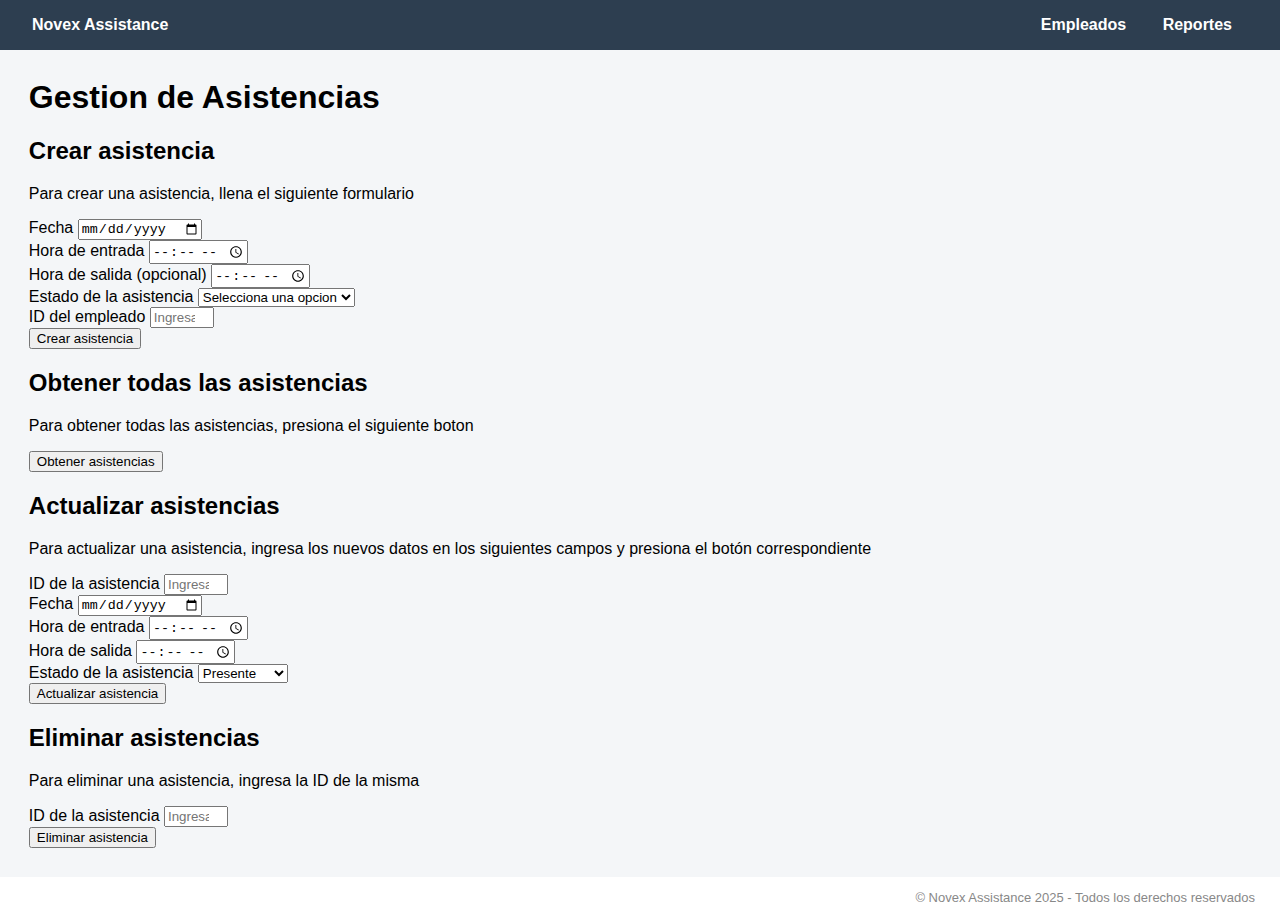
<file: app/asistencias.html>
<!DOCTYPE html>
<html lang="es">

<head>
    <meta charset="UTF-8">
    <meta name="viewport" content="width=device-width, initial-scale=1.0">
    <title>Reportes de Asistencias</title>
    <!-- <link rel="stylesheet" href="../css/index.css"> -->
    <link rel="stylesheet" href="../css/reportes.css">
    <link rel="stylesheet" href="../css/asistencias.css">
</head>

<body>
    <nav class="navbar">
        <div class="logo">
            <a href="./"><strong>Novex Assistance</strong></a>
        </div>
        <div class="links">
            <a href="../app/empleados.html">Empleados</a>
            <a href="../app/reportes.html">Reportes</a>
        </div>
    </nav>
    <main class="main-content">
        <h1 class="title">Gestion de Asistencias</h1>
        <div class="crear-asistencia">
            <h2>Crear asistencia</h2>
            <p>Para crear una asistencia, llena el siguiente formulario</p>
            <form id="create-attendance">
                <div class="form-labels">
                    <label for="date">Fecha</label>
                    <input type="date" id="date" name="date" required placeholder="Ingresa la fecha">
                </div>
                <div class="form-labels">
                    <label for="entryTime">Hora de entrada</label>
                    <input type="time" id="entryTime" name="entryTime"
                        placeholder="Ingresa la hora de entrada">
                </div>
                <div class="form-labels">
                    <label for="exitTime">Hora de salida (opcional)</label>
                    <input type="time" id="exitTime" name="exitTime" placeholder="Ingresa la hora de salida">
                </div>
                <div class="form-labels">
                    <label for="status">Estado de la asistencia</label>
                    <select name="status" id="status">
                        <option value="">Selecciona una opcion</option>
                        <option value="PRESENT">Presente</option>
                        <option value="ABSENT">Ausente</option>
                        <option value="LATE">Tarde</option>
                        <option value="DAY_OFF">Dia libre</option>
                        <option value="VACATIONS">Vacaciones</option>
                        <option value="PERMIT">Permiso</option>
                    </select>
                </div>
                <div class="form-labels">
                    <label for="employeeId">ID del empleado</label>
                    <input type="number" id="employeeId" name="employeeId" min="1" max="999" required
                        placeholder="Ingresa la ID del empleado">
                </div>
                <button type="submit" class="submit-button">Crear asistencia</button>
            </form>
        </div>
        <div class="obtener-asistencias">
            <h2>Obtener todas las asistencias</h2>
            <p>Para obtener todas las asistencias, presiona el siguiente boton</p>
            <button class="submit-button" id="get-attendances-btn">
                Obtener asistencias
            </button>
            <table id="attendanceTable">
                <!-- Aqui se mostraran las asistencias desde asistencias.js -->
            </table>
        </div>
        <div class="actualizar-asistencias">
            <h2>Actualizar asistencias</h2>
            <p>Para actualizar una asistencia, ingresa los nuevos datos en los siguientes campos y presiona el botón
                correspondiente </p>
            <form id="update-attendance">
                <div class="form-labels">
                    <label for="update-id">ID de la asistencia</label>
                    <input type="number" id="update-id" name="update-id" min="1" max="999" required
                        placeholder="Ingresa la ID de la asistencia">
                </div>
                <div class="form-labels">
                    <label for="update-date">Fecha</label>
                    <input type="date" id="update-date" name="update-date" placeholder="Ingresa la fecha">
                </div>
                <div class="form-labels">
                    <label for="update-entrytime">Hora de entrada</label>
                    <input type="time" id="update-entrytime" name="update-entrytime"
                        placeholder="Ingresa la hora de entrada">
                </div>
                <div class="form-labels">
                    <label for="update-exittime">Hora de salida</label>
                    <input type="time" id="update-exittime" name="update-exittime"
                        placeholder="Ingresa la hora de salida">
                </div>
                <div class="form-labels">
                    <label for="update-status">Estado de la asistencia</label>
                    <select name="update-status" id="update-status">
                        <option value="PRESENT">Presente</option>
                        <option value="ABSENT">Ausente</option>
                        <option value="LATE">Tarde</option>
                        <option value="DAY_OFF">Dia libre</option>
                        <option value="VACATIONS">Vacaciones</option>
                        <option value="PERMIT">Permiso</option>
                    </select>
                </div>
                <button type="submit" class="submit-button">
                    Actualizar asistencia
                </button>
            </form>
        </div>
        <div class="eliminar-asistencias">
            <h2>Eliminar asistencias</h2>
            <p>Para eliminar una asistencia, ingresa la ID de la misma</p>
            <form class="delete-attendance">
                <div class="form-labels">
                    <label for="delete-id">ID de la asistencia</label>
                    <input type="number" id="delete-id" name="delete-id" min="1" max="999" required placeholder="Ingresa la ID de la asistencia">
                </div>
                <button type="submit" class="submit-button">
                    Eliminar asistencia
                </button>
            </form>
        </div>
    </main>
    <script src="../js/asistencias.js"></script>
    <footer>
        <p>&copy; Novex Assistance 2025 - Todos los derechos reservados</p>
    </footer>
</body>
</file>
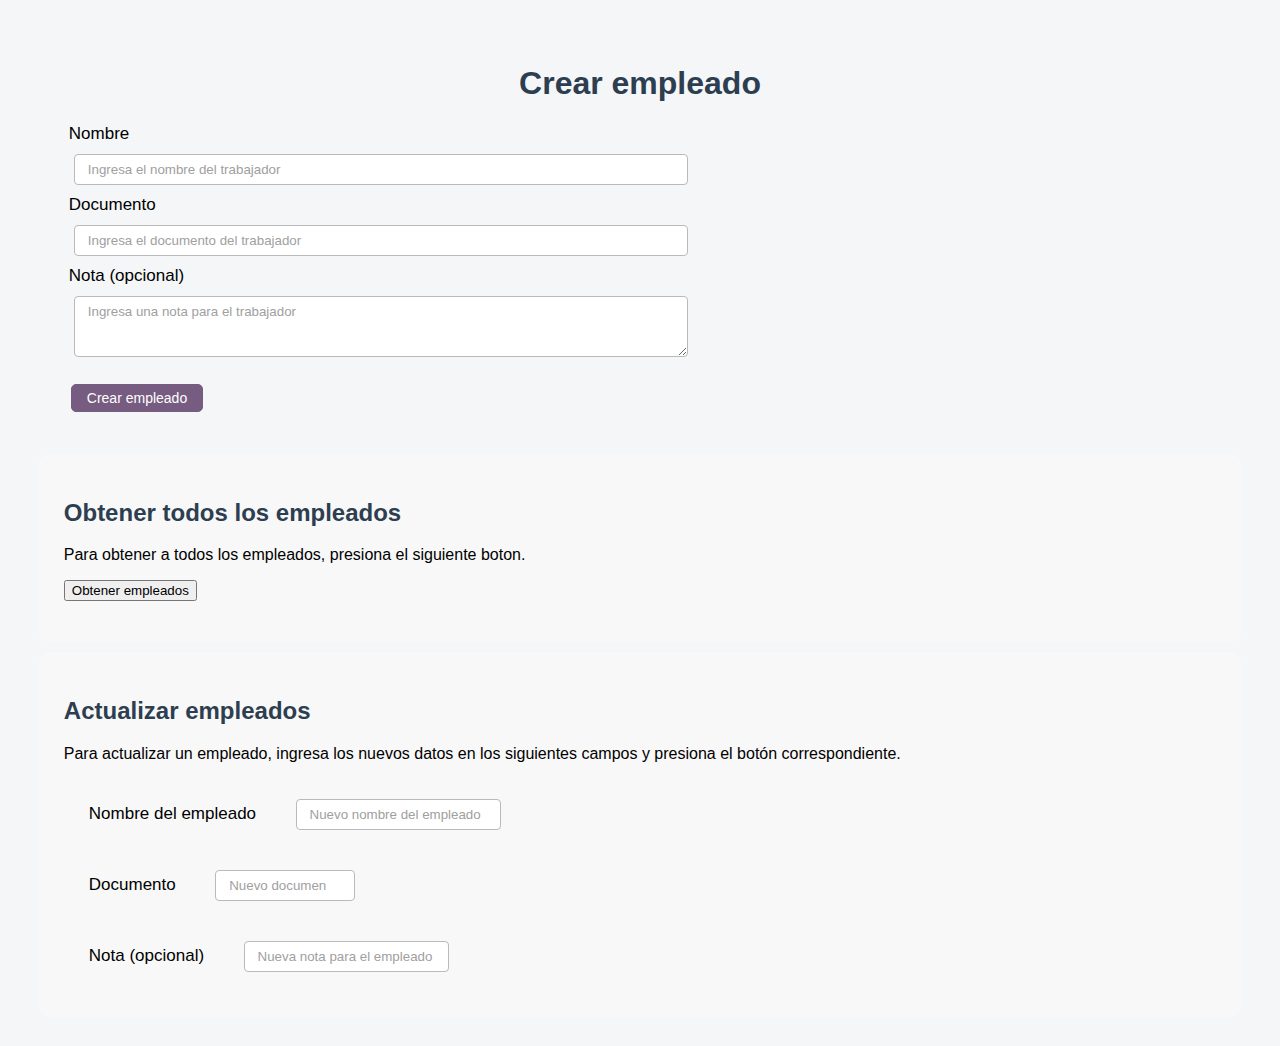
<file: app/empleados.html>
<!DOCTYPE html>
<html lang="es-CO">

<head>
    <meta charset="UTF-8">
    <meta name="viewport" content="width=device-width, initial-scale=1.0">
    <title>Empleados</title>
    <link rel="stylesheet" href="../css/empleados.css">
</head>

<body>
    <main>
        <form action="" id="create-employee">
            <h1>Crear empleado</h1>
            <div class="label-name">
                <label for="name" class="name">Nombre</label>
                <input type="text" name="name" id="name" placeholder="Ingresa el nombre del trabajador" required>
            </div>
            <div class="label-document">
                <label for="document" class="document">Documento</label>
                <input type="number" name="document" id="document" placeholder="Ingresa el documento del trabajador"
                    min="1" max="9999999999" required>
            </div>
            <div class="label-note">
                <label for="note" class="note">Nota (opcional)</label>
                <textarea name="note" id="note" placeholder="Ingresa una nota para el trabajador" rows="3"></textarea>
            </div>
            <button type="submit" class="submit-button">Crear empleado</button>
        </form>

        <div class="obtener-empleados">
            <h2>Obtener todos los empleados</h2>
            <p>Para obtener a todos los empleados, presiona el siguiente boton.</p>
            <button class="get-employees-button" onclick="obtenerEmpleados()">
                Obtener empleados
            </button>
            <table id="employeeTable">
                <!-- Aqui se mostrarán los empleados desde el empleado.js -->
            </table>
        </div>
        <script src="../js/empleados.js"></script>

        <div class="actualizar-empleados">
            <h2>Actualizar empleados</h2>
            <p>Para actualizar un empleado, ingresa los nuevos datos en los siguientes campos y presiona el botón correspondiente.</p>
            <div class="form-labels">
                <label for="update-name">Nombre del empleado</label>
                <input type="text" name="update-name" id="update-name" placeholder="Nuevo nombre del empleado">
            </div>
            <div class="form-labels">
                <label for="update-document">Documento</label>
                <input type="number" name="update-document" id="update-document" placeholder="Nuevo documento" min="1" max="9999999999">
            </div>
            <div class="form-labels">
                <label for="update-note">Nota (opcional)</label>
                <input type="text" name="update-note" id="update-note" placeholder="Nueva nota para el empleado">
            </div>
        </div>
    </main>

</body>

</html>
</file>
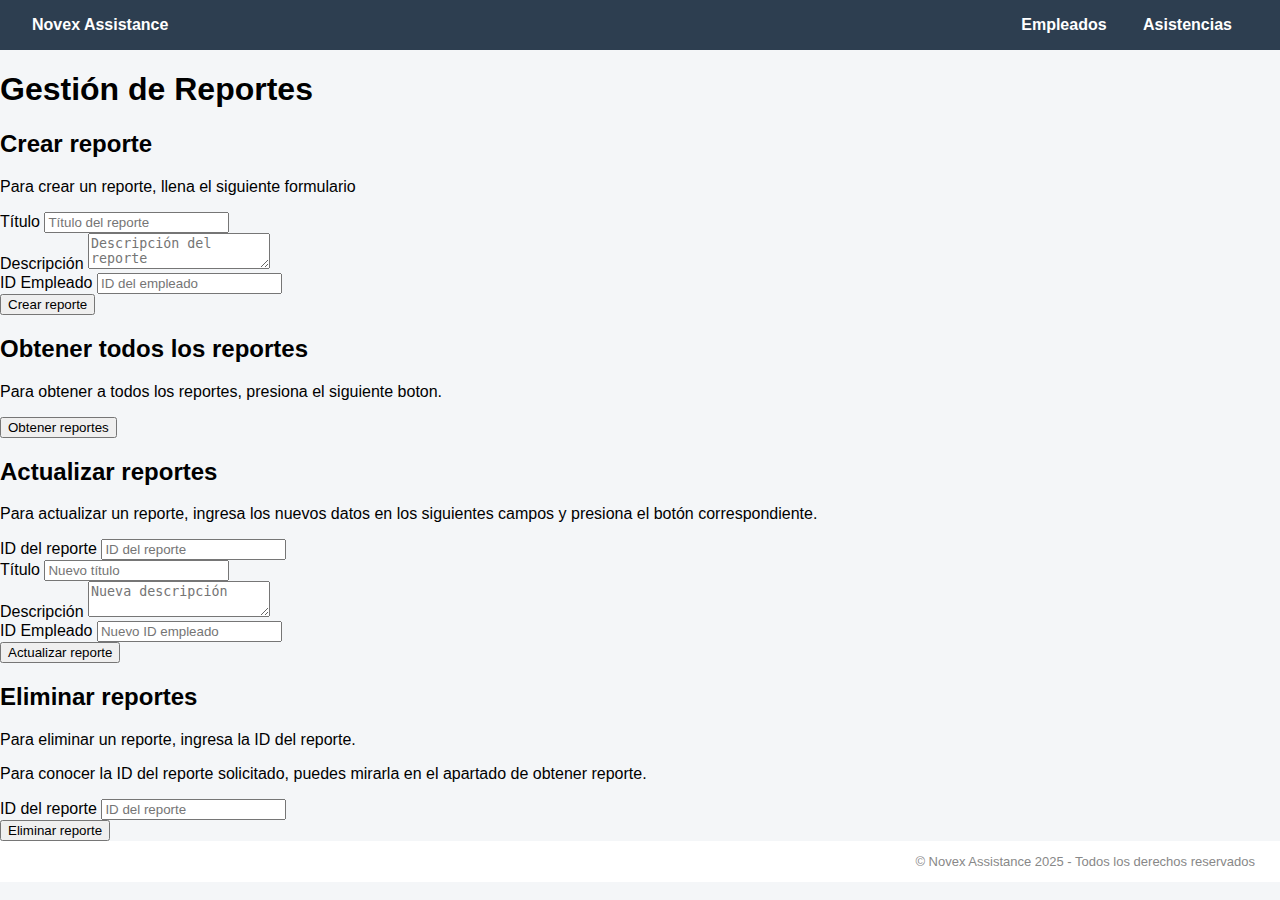
<file: app/reportes.html>
<!DOCTYPE html>
<html lang="es">

<head>
    <meta charset="UTF-8">
    <meta name="viewport" content="width=device-width, initial-scale=1.0">
    <title>Reportes de Asistencias</title>
    <!-- <link rel="stylesheet" href="../css/index.css"> -->
    <link rel="stylesheet" href="../css/reportes.css">
</head>

<body>
    <nav class="navbar">
        <div class="logo">
            <a href="./"><strong>Novex Assistance</strong></a>
        </div>
        <div class="links">
            <a href="../app/empleados.html">Empleados</a>
            <a href="../app/asistencias.html">Asistencias</a>
        </div>
    </nav>
    <main class="main-content">
        <h1 class="title">Gestión de Reportes</h1>
        <div class="crear-reporte">
            <h2>Crear reporte</h2>
            <p>Para crear un reporte, llena el siguiente formulario</p>
            <form id="create-report">
                <div class="form-labels">
                    <label for="title">Título</label>
                    <input type="text" id="title" name="title" required placeholder="Título del reporte">
                </div>
                <div class="form-labels">
                    <label for="description">Descripción</label>
                    <textarea id="description" name="description" required
                        placeholder="Descripción del reporte"></textarea>
                </div>
                <div class="form-labels">
                    <label for="employeeId">ID Empleado</label>
                    <input type="number" id="employeeId" name="employeeId" required min="1"
                        placeholder="ID del empleado">
                </div>
                <button type="submit" class="submit-button">Crear reporte</button>
            </form>
        </div>

        <div class="obtener-reportes">
            <h2>Obtener todos los reportes</h2>
            <p>Para obtener a todos los reportes, presiona el siguiente boton.</p>
            <button class="submit-button" id="get-reports-btn">
                Obtener reportes
            </button>
            <table id="reportTable">
                <!-- Aqui se mostrarán los reportes desde el reportes.js -->
            </table>
        </div>

        <div class="actualizar-reportes">
            <h2>Actualizar reportes</h2>
            <p>Para actualizar un reporte, ingresa los nuevos datos en los siguientes campos y presiona el botón
                correspondiente.</p>
            <form id="update-report-form">
                <div class="form-labels">
                    <label for="update-id">ID del reporte</label>
                    <input type="number" id="update-id" name="update-id" required min="1" placeholder="ID del reporte">
                </div>
                <div class="form-labels">
                    <label for="update-title">Título</label>
                    <input type="text" id="update-title" name="update-title" placeholder="Nuevo título">
                </div>
                <div class="form-labels">
                    <label for="update-description">Descripción</label>
                    <textarea id="update-description" name="update-description"
                        placeholder="Nueva descripción"></textarea>
                </div>
                <div class="form-labels">
                    <label for="update-employeeId">ID Empleado</label>
                    <input type="number" id="update-employeeId" name="update-employeeId" min="1"
                        placeholder="Nuevo ID empleado">
                </div>
                <button type="submit" class="submit-button">Actualizar reporte</button>
            </form>
        </div>

        <div class="eliminar-reportes">
            <h2>Eliminar reportes</h2>
            <p>Para eliminar un reporte, ingresa la ID del reporte.</p>
            <p>Para conocer la ID del reporte solicitado, puedes mirarla en el apartado de obtener reporte.</p>
            <form id="delete-report-form">
                <div class="form-labels">
                    <label for="delete-id">ID del reporte</label>
                    <input type="number" id="delete-id" name="delete-id" required min="1" placeholder="ID del reporte">
                </div>
                <button type="submit" class="submit-button">Eliminar reporte</button>
            </form>
        </div>
    </main>
    <script src="../js/reportes.js"></script>
    <footer>
        <p>&copy; Novex Assistance 2025 - Todos los derechos reservados</p>
    </footer>
</body>

</html>
</file>
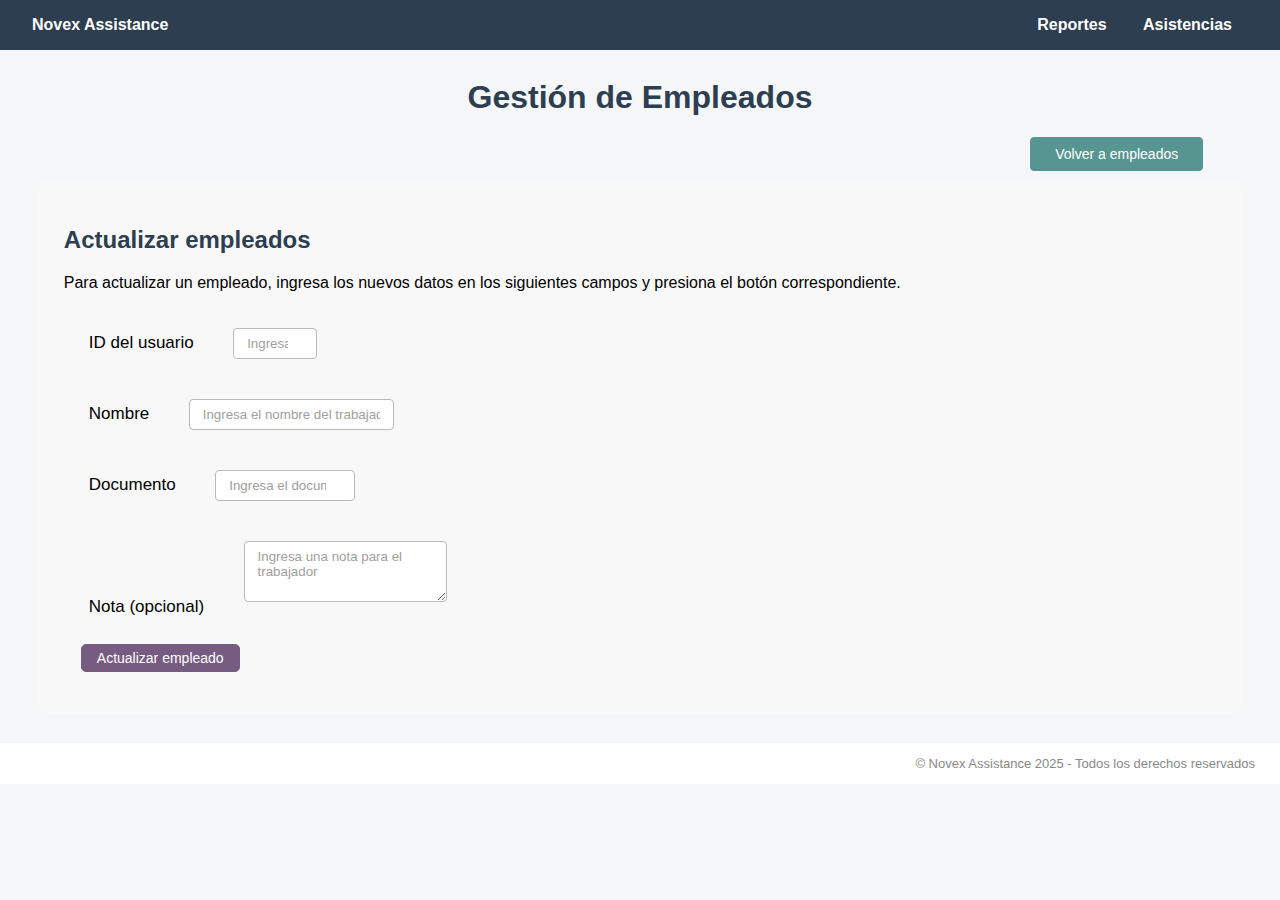
<file: app/empleados/editar-empleado.html>
<!DOCTYPE html>
<html lang="es-CO">

<head>
    <meta charset="UTF-8">
    <meta name="viewport" content="width=device-width, initial-scale=1.0">
    <title>Gestor de Empleados</title>
    <link rel="stylesheet" href="../../css/empleados.css">
</head>

<body>
    <nav class="navbar">
        <div class="logo">
            <a href="../../"><strong>Novex Assistance</strong></a>
            <!-- <strong>Novex Assistance</strong> -->
        </div>
        <div class="links">
            <a href="../reportes/reportes.html">Reportes</a>
            <a href="../../app/asistencias.html">Asistencias</a>
        </div>
    </nav>
    <main>
        <h1 class="title">Gestión de Empleados</h1>
        <div class="return-items" onclick="window.location.href='./empleados.html'">
            <button class="return-btn">
                Volver a empleados
            </button>
        </div>

        <div class="actualizar-empleados">
            <h2>Actualizar empleados</h2>
            <p>Para actualizar un empleado, ingresa los nuevos datos en los siguientes campos y presiona el botón
                correspondiente.</p>
            <form id="update-employee-form">
                <div class="form-labels">
                    <label for="update-id" class="id">ID del usuario</label>
                    <input type="number" name="update-id" id="update-id" placeholder="Ingresa la ID del trabajador"
                        min="1" max="999" required>
                </div>
                <div class="form-labels">
                    <label for="update-name" class="name">Nombre</label>
                    <input type="text" name="update-name" id="update-name"
                        placeholder="Ingresa el nombre del trabajador">
                </div>
                <div class="form-labels">
                    <label for="update-document" class="document">Documento</label>
                    <input type="number" name="update-document" id="update-document"
                        placeholder="Ingresa el documento del trabajador" min="1" max="9999999999">
                </div>
                <div class="form-labels">
                    <label for="update-note" class="note">Nota (opcional)</label>
                    <textarea name="update-note" id="update-note" placeholder="Ingresa una nota para el trabajador"
                        rows="3"></textarea>
                </div>
                <button type="submit" class="submit-button" onclick="actualizarEmpleado()">Actualizar empleado</button>
            </form>
        </div>

    </main>
    <script src="../../js/empleados.js"></script>
    <script src="../../js/editar-empleados.js"></script>
    <footer>
        <p>&copy; Novex Assistance 2025 - Todos los derechos reservados</p>
    </footer>
</body>

</html>
</file>
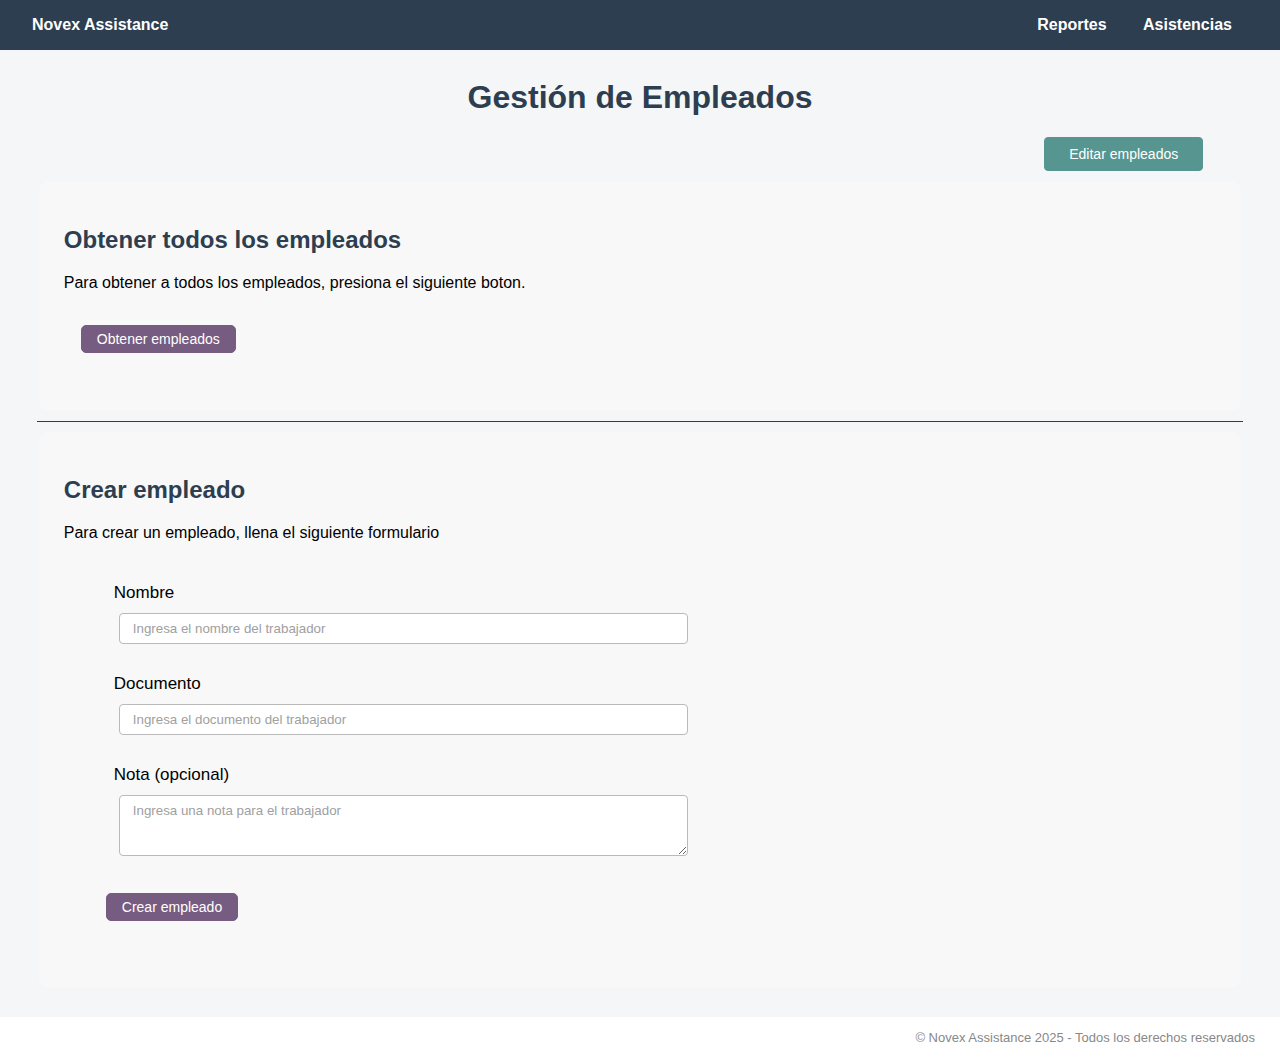
<file: app/empleados/empleados.html>
<!DOCTYPE html>
<html lang="es-CO">

<head>
    <meta charset="UTF-8">
    <meta name="viewport" content="width=device-width, initial-scale=1.0">
    <title>Gestor de Empleados</title>
    <link rel="stylesheet" href="../../css/empleados.css">
</head>

<body>
    <nav class="navbar">
        <div class="logo">
            <a href="../"><strong>Novex Assistance</strong></a>
            <!-- <strong>Novex Assistance</strong> -->
        </div>
        <div class="links">
            <a href="../reportes.html">Reportes</a>
            <a href="../asistencias.html">Asistencias</a>
        </div>
    </nav>
    <main>
        <h1 class="title">Gestión de Empleados</h1>
        <div class="return-items" onclick="window.location.href='./editar-empleado.html'">
            <button class="return-btn">
                Editar empleados
            </button>
        </div>
        <div class="obtener-empleados">
            <h2>Obtener todos los empleados</h2>
            <p>Para obtener a todos los empleados, presiona el siguiente boton.</p>
            <button class="submit-button" onclick="obtenerEmpleados()">
                Obtener empleados
            </button>
            <table id="employeeTable">
                <!-- Aqui se mostrarán los empleados desde el empleado.js -->
            </table>
        </div>
        <hr>
        <div class="crear-empleado">
            <h2>Crear empleado</h2>
            <p>Para crear un empleado, llena el siguiente formulario</p>
            <form action="" id="create-employee">
                <div class="form-labels">
                    <label for="name" class="name">Nombre</label>
                    <input type="text" name="name" id="name" placeholder="Ingresa el nombre del trabajador" required>
                </div>
                <div class="form-labels">
                    <label for="document" class="document">Documento</label>
                    <input type="number" name="document" id="document" placeholder="Ingresa el documento del trabajador"
                        min="1" max="9999999999" required>
                </div>
                <div class="form-labels">
                    <label for="note" class="note">Nota (opcional)</label>
                    <textarea name="note" id="note" placeholder="Ingresa una nota para el trabajador"
                        rows="3"></textarea>
                </div>
                <button type="submit" class="submit-button">Crear empleado</button>
            </form>
        </div>

        <!-- <div class="eliminar-empleados">
            <h2>Eliminar empleados</h2>
            <p>Para eliminar un empleado, ingresa la ID del empleado.</p>
            <p>Para conocer la ID del empleado solicitado, puedes mirarla en el apartado de obtener empleado.</p>
            <form id="delete-employee-form">
                <div class="form-labels">
                    <label for="delete-id" class="id">ID del usuario</label>
                    <input type="number" name="delete-id" id="delete-id" placeholder="Ingresa la ID del trabajador"
                        min="1" max="999" required>
                </div>
            </form>
            <button class="submit-button" onclick="eliminarEmpleado()">
                Eliminar empleado
            </button>
        </div> -->
    </main>
    <script src="../../js/empleados.js"></script>
    <footer>
        <p>&copy; Novex Assistance 2025 - Todos los derechos reservados</p>
    </footer>
</body>

</html>
</file>
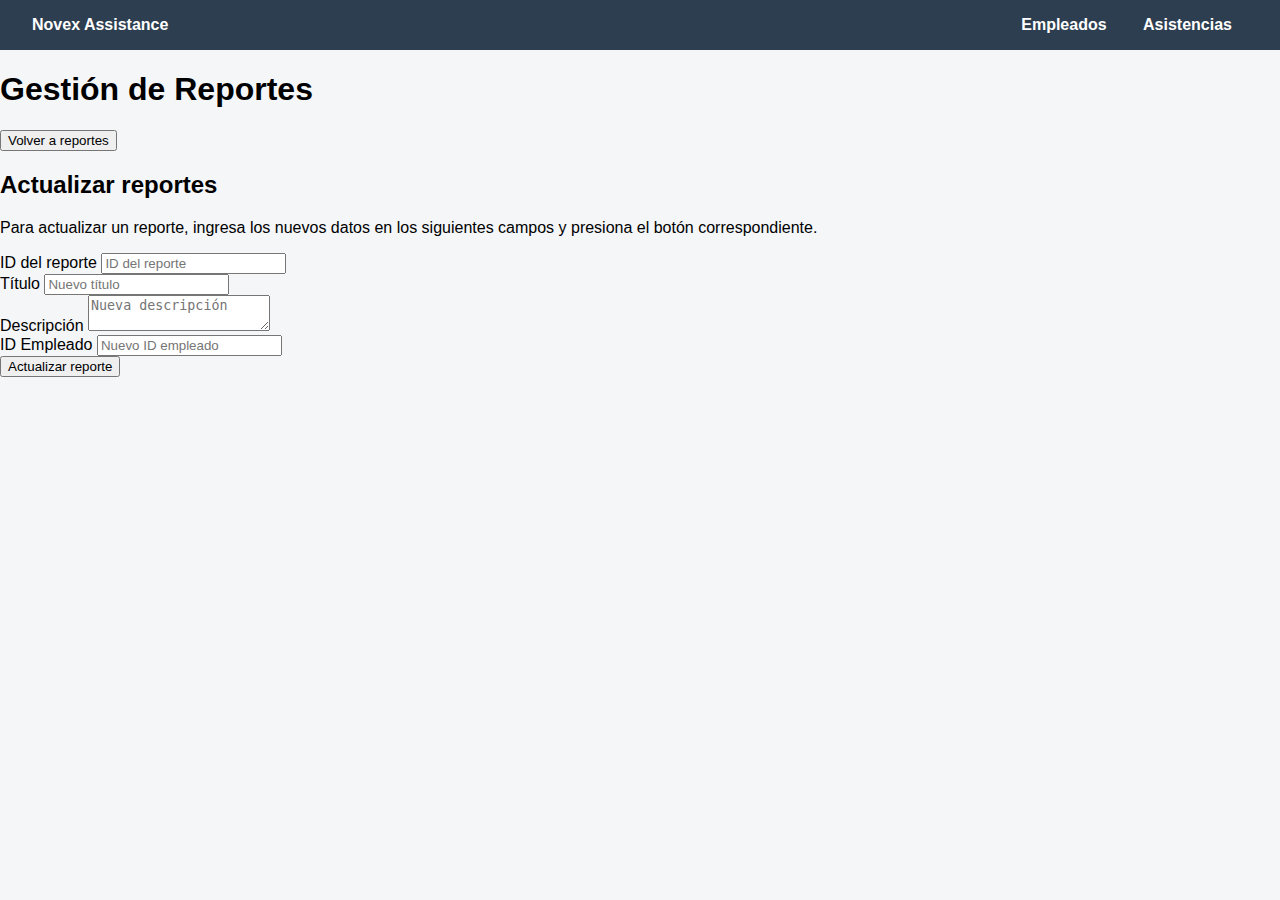
<file: app/reportes/editar-reporte.html>
<!DOCTYPE html>
<html lang="es">
<head>
    <meta charset="UTF-8">
    <meta name="viewport" content="width=device-width, initial-scale=1.0">
    <title>Editar Reportes</title>
    <link rel="stylesheet" href="../../css/reportes.css">
</head>
<body>
    <nav class="navbar">
        <div class="logo">
            <a href="../../"><strong>Novex Assistance</strong></a>
        </div>
        <div class="links">
            <a href="../empleados/empleados.html">Empleados</a>
            <a href="../app/asistencias.html">Asistencias</a>
        </div>
    </nav>
    <main class="main-content">
        <h1 class="title">Gestión de Reportes</h1>
        <div class="return-items" onclick="window.location.href='./reportes.html'">
            <button class="return-btn">
                Volver a reportes
            </button>
        </div>
        <div class="actualizar-reportes">
            <h2>Actualizar reportes</h2>
            <p>Para actualizar un reporte, ingresa los nuevos datos en los siguientes campos y presiona el botón
                correspondiente.</p>
            <form id="update-report-form">
                <div class="form-labels">
                    <label for="update-id">ID del reporte</label>
                    <input type="number" id="update-id" name="update-id" required min="1" placeholder="ID del reporte">
                </div>
                <div class="form-labels">
                    <label for="update-title">Título</label>
                    <input type="text" id="update-title" name="update-title" placeholder="Nuevo título">
                </div>
                <div class="form-labels">
                    <label for="update-description">Descripción</label>
                    <textarea id="update-description" name="update-description"
                        placeholder="Nueva descripción"></textarea>
                </div>
                <div class="form-labels">
                    <label for="update-employeeId">ID Empleado</label>
                    <input type="number" id="update-employeeId" name="update-employeeId" min="1"
                        placeholder="Nuevo ID empleado">
                </div>
                <button type="submit" class="submit-button">Actualizar reporte</button>
            </form>
        </div>
    </main>
    <script src="../../js/reportes.js"></script>
</body>
</html>
</file>
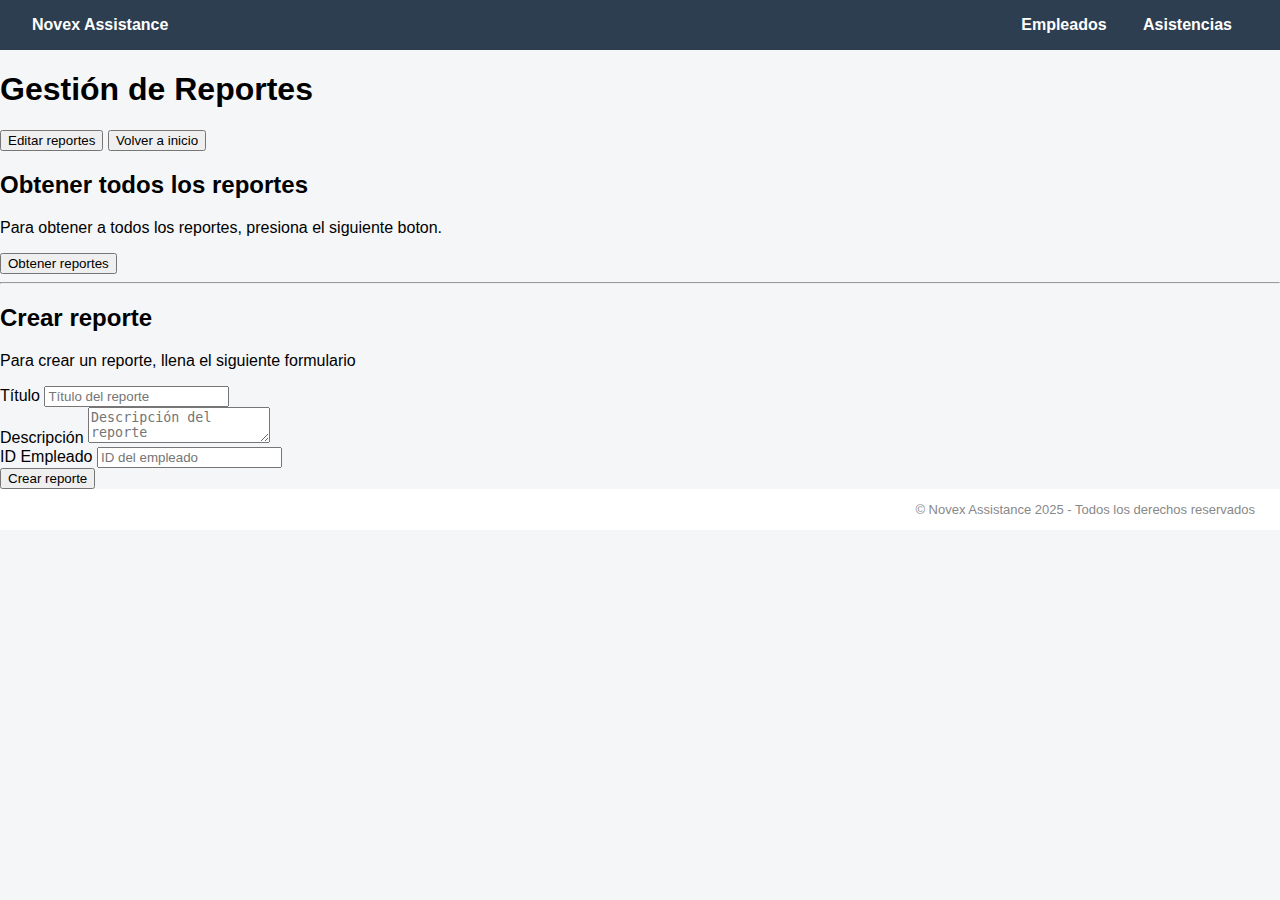
<file: app/reportes/reportes.html>
<!DOCTYPE html>
<html lang="es">

<head>
    <meta charset="UTF-8">
    <meta name="viewport" content="width=device-width, initial-scale=1.0">
    <title>Reportes de Asistencias</title>
    <!-- <link rel="stylesheet" href="../css/index.css"> -->
    <link rel="stylesheet" href="../../css/reportes.css">
</head>

<body>
    <nav class="navbar">
        <div class="logo">
            <a href="../../"><strong>Novex Assistance</strong></a>
        </div>
        <div class="links">
            <a href="../empleados/empleados.html">Empleados</a>
            <a href="../app/asistencias.html">Asistencias</a>
        </div>
    </nav>
    <main class="main-content">
        <h1 class="title">Gestión de Reportes</h1>
        <div class="return-items">
            <button class="return-btn" onclick="window.location.href='./editar-reporte.html'">
                Editar reportes
            </button>
            <button class="home-btn" onclick="window.location.href='../../'">
                Volver a inicio
            </button>
        </div>
        <div class="obtener-reportes">
            <h2>Obtener todos los reportes</h2>
            <p>Para obtener a todos los reportes, presiona el siguiente boton.</p>
            <button class="submit-button" id="get-reports-btn">
                Obtener reportes
            </button>
            <table id="reportTable">
                <!-- Aqui se mostrarán los reportes desde el reportes.js -->
            </table>
        </div>
        <hr>
        <div class="crear-reporte">
            <h2>Crear reporte</h2>
            <p>Para crear un reporte, llena el siguiente formulario</p>
            <form id="create-report">
                <div class="form-labels">
                    <label for="title">Título</label>
                    <input type="text" id="title" name="title" required placeholder="Título del reporte">
                </div>
                <div class="form-labels">
                    <label for="description">Descripción</label>
                    <textarea id="description" name="description" required
                        placeholder="Descripción del reporte"></textarea>
                </div>
                <div class="form-labels">
                    <label for="employeeId">ID Empleado</label>
                    <input type="number" id="employeeId" name="employeeId" required min="1"
                        placeholder="ID del empleado">
                </div>
                <button type="submit" class="submit-button">Crear reporte</button>
            </form>
        </div>

        <!-- <div class="actualizar-reportes">
            <h2>Actualizar reportes</h2>
            <p>Para actualizar un reporte, ingresa los nuevos datos en los siguientes campos y presiona el botón
                correspondiente.</p>
            <form id="update-report-form">
                <div class="form-labels">
                    <label for="update-id">ID del reporte</label>
                    <input type="number" id="update-id" name="update-id" required min="1" placeholder="ID del reporte">
                </div>
                <div class="form-labels">
                    <label for="update-title">Título</label>
                    <input type="text" id="update-title" name="update-title" placeholder="Nuevo título">
                </div>
                <div class="form-labels">
                    <label for="update-description">Descripción</label>
                    <textarea id="update-description" name="update-description"
                        placeholder="Nueva descripción"></textarea>
                </div>
                <div class="form-labels">
                    <label for="update-employeeId">ID Empleado</label>
                    <input type="number" id="update-employeeId" name="update-employeeId" min="1"
                        placeholder="Nuevo ID empleado">
                </div>
                <button type="submit" class="submit-button">Actualizar reporte</button>
            </form>
        </div> -->

        <!-- <div class="eliminar-reportes">
            <h2>Eliminar reportes</h2>
            <p>Para eliminar un reporte, ingresa la ID del reporte.</p>
            <p>Para conocer la ID del reporte solicitado, puedes mirarla en el apartado de obtener reporte.</p>
            <form id="delete-report-form">
                <div class="form-labels">
                    <label for="delete-id">ID del reporte</label>
                    <input type="number" id="delete-id" name="delete-id" required min="1" placeholder="ID del reporte">
                </div>
                <button type="submit" class="submit-button">Eliminar reporte</button>
            </form>
        </div> -->
    </main>
    <script src="../../js/reportes.js"></script>
    <footer>
        <p>&copy; Novex Assistance 2025 - Todos los derechos reservados</p>
    </footer>
</body>

</html>
</file>
<file: css/index.css>
body {
  font-family: 'Segoe UI', sans-serif;
  background-color: #f5f5f5;
  margin: 0;
  color: #333;
}

.encabezado {
  background-color: #0d6efd;
  color: #fff;
  text-align: center;
  padding: 3rem 1rem;
}

.titulo-principal {
  font-size: 1.5rem;
  margin: 0;
}

.subtitulo {
  font-size: 1.2rem;
  margin-top: 0.5rem;
}

.barra-navegacion {
  background-color: #212529;
}

.menu {
  display: flex;
  justify-content: center;
  list-style: none;
  margin: 0;
  padding: 0.5rem;
}

.menu li {
  margin: 0 1rem;
}

.enlace {
  color: #f8f9fa;
  text-decoration: none;
  transition: color 0.3s;
}

.enlace:hover {
  color: #0d6efd;
}

.activo {
  color: #0d6efd;
}

.contenido-principal {
  display: flex;
  flex-wrap: wrap;
  margin: 2rem;
}

.barra-lateral {
  flex: 1 1 30%;
  padding: 1rem;
}

.seccion {
  flex: 1 1 65%;
  padding: 1rem;
}

.seccion-titulo {
  font-size: 1.8rem;
  margin-bottom: 1rem;
}

.imagen-falsa {
  height: 200px;
  background-color: #adb5bd;
  color: white;
  display: flex;
  align-items: center;
  justify-content: center;
  border-radius: 4px;
  margin: 1rem 0;
}

.pie-pagina {
  background-color: #212529;
  color: #dee2e6;
  text-align: center;
  padding: 1.5rem;
  margin-top: 3rem;
}
</file>
<file: css/reportes.css>
body {
  margin: 0;
  font-family: Arial, sans-serif;
  background: #f4f6f8;
}

.logo a {
  text-decoration: none;
  color: white;
}

.navbar {
  background: #2d3e50;
  color: #fff;
  padding: 1rem 2rem;
  display: flex;
  align-items: center;
  justify-content: space-between;
}
.navbar .links a {
  color: #fff;
  text-decoration: none;
  margin: 0 1rem;
  font-weight: bold;
  transition: color 0.2s;
}
.navbar .links a:hover {
  color: #ffd700;
}

.container {
  display: flex;
  min-height: 90vh;
}

footer {
  display: flex;
  justify-content: flex-end;
  padding-right: 25px;
  font-size: 13px;
  font-weight: 200;
  background-color: #fff;
  color: #888;
}
</file>
<file: css/asistencias.css>
body {
  margin: 0;
  font-family: Arial, sans-serif;
  background: #f4f6f8;
}

.logo a {
  text-decoration: none;
  color: white;
}

.navbar {
  background: #2d3e50;
  color: #fff;
  padding: 1rem 2rem;
  display: flex;
  align-items: center;
  justify-content: space-between;
}
.navbar .links a {
  color: #fff;
  text-decoration: none;
  margin: 0 1rem;
  font-weight: bold;
  transition: color 0.2s;
}
.navbar .links a:hover {
  color: #ffd700;
}

.container {
  display: flex;
  min-height: 90vh;
}

main {
  margin: 1.8rem;
}

div {
  display: block;
}

/* Estados de asistencia (tabla interactiva)*/

.status-present {
   background-color: rgba(0, 128, 0, 0.459);
}

.status-absent {
    background-color: rgba(255, 0, 0, 0.425);
}

.status-late {
    background-color: rgba(255, 255, 0, 0.452);
}

.status-off {
    background-color: rgba(255, 174, 0, 0.438);
}

.status-vacations {
    background-color: rgba(128, 0, 128, 0.418);
}

.status-permit {
    background-color: pink;
}
</file>
<file: css/empleados.css>
* {
  font-family: Arial, Helvetica, sans-serif;
}

body {
  margin: 0;
  font-family: Arial, sans-serif;
  background: #f4f6f8;
}

.logo a {
  text-decoration: none;
  color: white;
}

.navbar {
  background: #2d3e50;
  color: #fff;
  padding: 1rem 2rem;
  display: flex;
  align-items: center;
  justify-content: space-between;
}
.navbar .links a {
  color: #fff;
  text-decoration: none;
  margin: 0 1rem;
  font-weight: bold;
  transition: color 0.2s;
}
.navbar .links a:hover {
  color: #ffd700;
}

main {
  margin: 1.8rem;
}

/* Formulario */
#create-employee {
  display: block;
  margin: 10px;
  padding: 15px;
  justify-content: center;
  align-items: center;
  /* background-color: #f8f8f8; */
  border-radius: 10px;
}

#create-employee h1 {
  display: flex;
  justify-content: center;
  font-weight: 700;
}

.crear-empleado {
  display: block;
  margin: 10px;
  padding: 25px;
  justify-content: center;
  align-items: center;
  background-color: #f8f8f8;
  border-radius: 10px;
}

input,
textarea {
  border: 1px solid rgb(187, 186, 186);
  border-radius: 4px;
  margin: 10px 20px;
  padding: 7px 13px;
  color: #000;
}

input::placeholder,
textarea::placeholder {
  color: rgb(160, 160, 160);
  font-weight: 500;
}

div {
  display: block;
}

h1 {
  display: flex;
  justify-content: center;
  font-weight: bold;
  color: #2d3e50;
}

h2 {
  display: flex;
  justify-content: flex-start;
  font-weight: bold;
  color: #2d3e50;
}

.return-items {
  display: flex;
  justify-content: flex-end;
  margin-right: 3rem;
}

.return-btn {
  display: flex;
  justify-content: flex-end;
  background: #579690;
  border: 1px solid #579690;
  border-radius: 4px;
  color: white;
  padding: 0.5rem 1.5rem;
  font-size: 14px;
  font-weight: 500;
}

.return-btn:hover {
  cursor: pointer;
  background-color: #3da89e;
  border: 1px solid #3da89e;
  transition: all 0.5s ease;
}

#name {
  display: flex;
  flex: 1;
  width: 50%;
}

#document {
  display: flex;
  flex: 1;
  width: 50%;
}

#note {
  display: flex;
  flex: 1;
  width: 50%;
}

label {
  margin: 5px;
  padding: 10px;
  font-size: 17px;
}

.form-labels {
  display: block;
  padding: 10px;
}

.submit-button {
  border: 1px solid #775c81;
  border-radius: 5px;
  background-color: #775c81;
  color: white;
  padding: 5px 15px;
  margin: 17px;
  justify-content: center;
  font-size: 14px;
  font-weight: 500;
}

.submit-button:hover {
  cursor: pointer;
  background-color: #775c81b4;
  transition: all 0.5s ease;
}

/* Obtener empleados */
.obtener-empleados {
  display: block;
  background-color: #f8f8f8;
  margin: 10px;
  padding: 25px;
  border-radius: 10px;
}

/* Estilos de las tablas */
table {
  border-collapse: collapse;
  width: 100%;
  margin-top: 1rem;
}

th,
td {
  border: 1px solid #333;
  padding: 8px 12px;
  text-align: left;
}

th {
  background-color: #f2f2f2;
}

tr:nth-child(even) {
  background-color: #fafafa;
}

.btn-edit {
  color: white;
  background: #579690;
  border: 1px solid #579690;
  border-radius: 4px;
  padding: 0.3rem;
  margin: 5px;
  font-size: 14px;
  font-weight: 500;
}

.btn-edit:hover {
  color: white;
  background-color: #3da89e;
  border: 1px solid #3da89e;
  transition: all 0.2s ease;
  cursor: pointer;
}

.btn-delete {
  color: white;
  background-color: rgba(219, 18, 18, 0.801);
  border: 1px solid rgba(219, 18, 18, 0.801);
  border-radius: 4px;
  padding: 0.3rem;
  margin: 5px;
  font-size: 14px;
  font-weight: 500;
}

.btn-delete:hover {
  color: white;
  background-color: rgba(214, 48, 48, 0.801);
  border: 1px solid rgba(214, 48, 48, 0.801);
  transition: all 0.2s ease;
  cursor: pointer;
}

/* Actualizar empleados */
.actualizar-empleados {
  display: block;
  background-color: #f8f8f8;
  margin: 10px;
  padding: 25px;
  border-radius: 10px;
}

/* Eliminar empleados */
.eliminar-empleados {
  display: block;
  background-color: #f8f8f8;
  margin: 10px;
  padding: 25px;
  border-radius: 10px;
}

#id-empleado {
  width: 15%;
}

footer {
  display: flex;
  justify-content: flex-end;
  padding-right: 25px;
  font-size: 13px;
  font-weight: 200;
  background-color: #fff;
  color: #888;
}

hr {
  margin: 0.5rem;
  height: 0.5px;
  background-color: #2d3e50;
  border: none;
}
</file>
